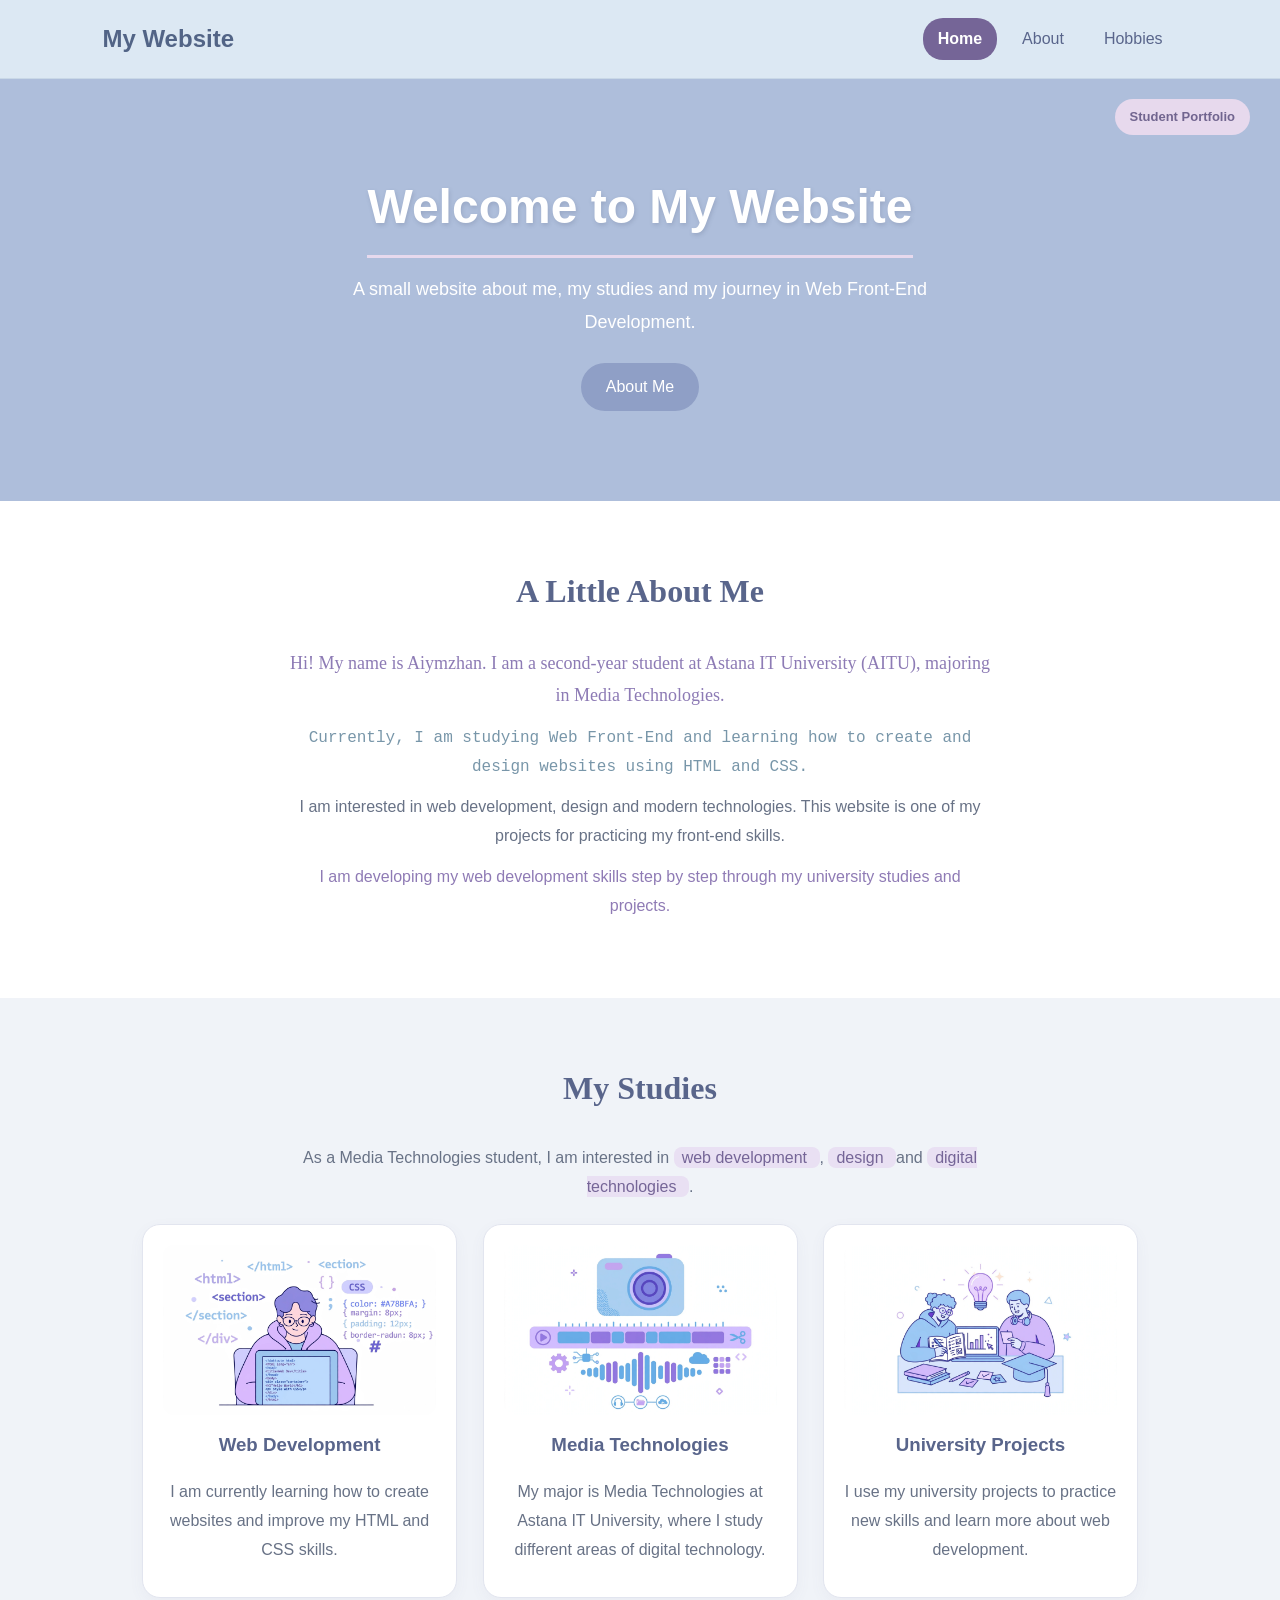
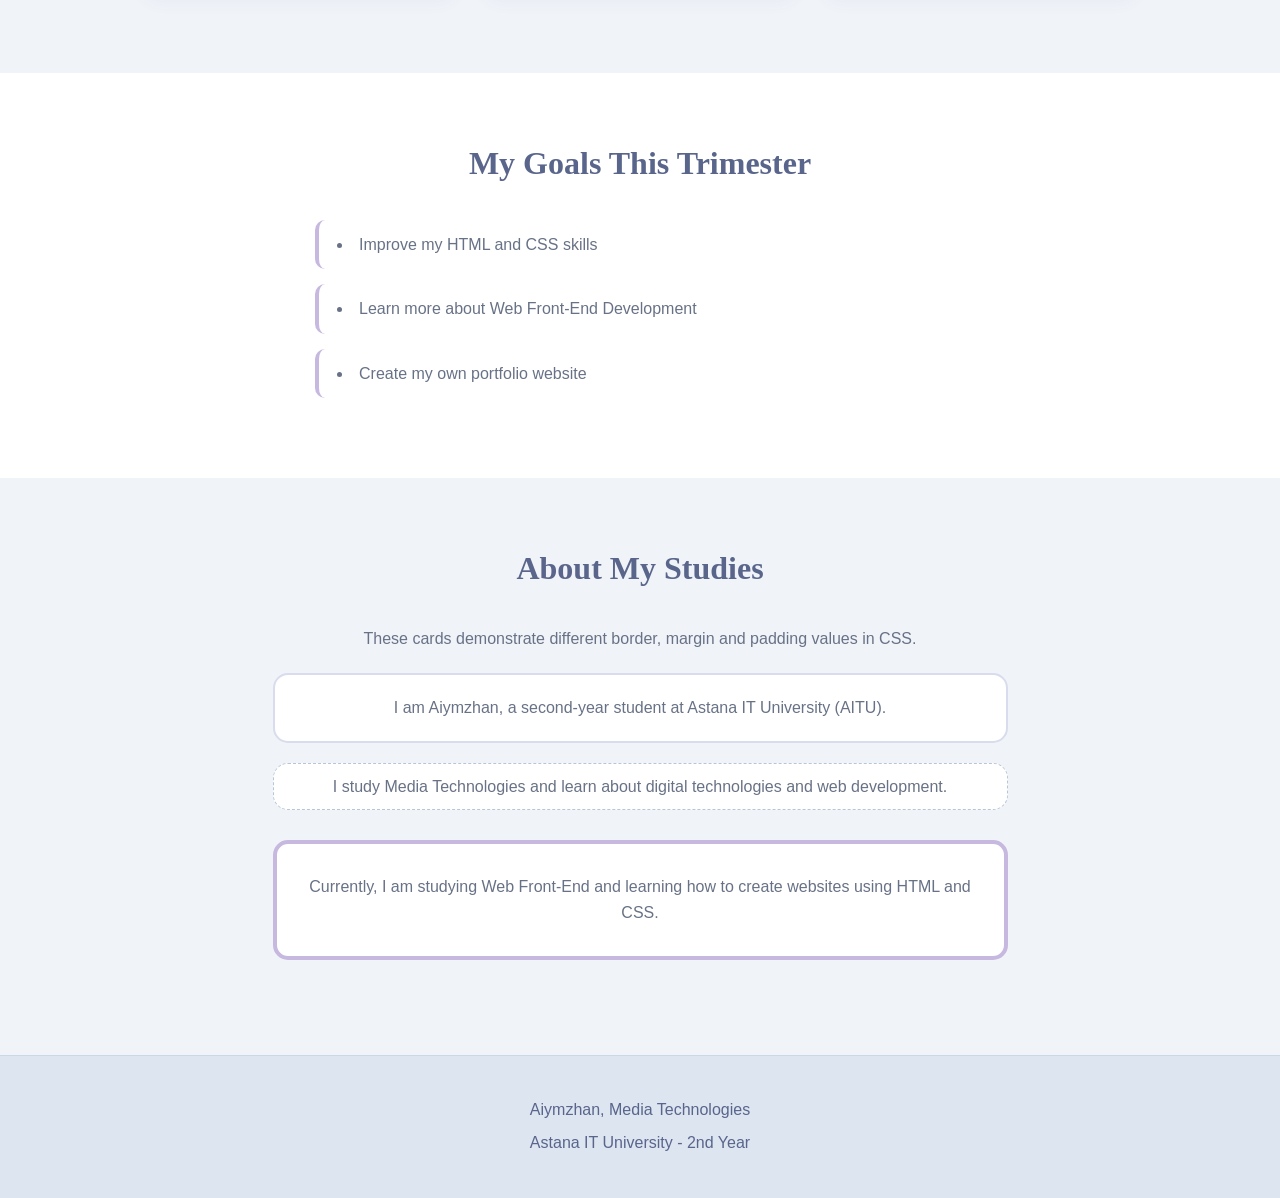
<file: index.html>
<!DOCTYPE html>
<html lang="en">

<head>
    <meta charset="UTF-8">
    <meta name="viewport" content="width=device-width, initial-scale=1.0">

    <title>My Website</title>

    <!-- Task 6: Favicon -->
    <link rel="icon" type="image/png" href="favicon.png">

    <!-- Task 3: External CSS -->
    <link rel="stylesheet" href="style.css">

    <!-- Task 2: Internal CSS -->
    <style>

        body {
            background-color: #f8f7fc;
            color: #465268;
        }

        .band-light {
            background-color: #f0f3f8;
        }

        h2 {
            font-family: Georgia, serif;
            color: #59658b;
        }

        .hero {
            background-color: #aebedb;
            color: white;
        }

        .hero p {
            color: white;
        }

        .button {
            background-color: #8f9fc6;
            color: white;
        }

        .button:hover {
            background-color: #7c8db7;
        }

        .highlight {
            color: #756597;
        }

        .footer {
            background-color: #dce5f0;
            color: #59658b;
        }

    </style>

</head>

<body>

    <!-- Task 7: Header -->

    <div class="header">

        <div class="site-title">
            My Website
        </div>

        <a href="index.html" aria-current="page">Home</a>
        <a href="about.html">About</a>
        <a href="hobbies.html">Hobbies</a>

    </div>


    <!-- Hero Section -->

    <div class="hero">

        <!-- Task 9: Absolute positioning -->

        <div class="hero-badge">
            Student Portfolio
        </div>

        <h1 id="main-heading">
            Welcome to My Website
        </h1>

        <p>
            A small website about me, my studies
            and my journey in Web Front-End Development.
        </p>

        <a class="button" href="about.html">
            About Me
        </a>

    </div>


    <!-- Task 7: Content Section 1 -->

    <div class="band band-white">

        <div class="content">

            <h2>
                A Little About Me
            </h2>

            <!-- Task 4: ID selector -->

            <p id="welcome">

                Hi! My name is Aiymzhan.
                I am a second-year student at
                Astana IT University (AITU),
                majoring in Media Technologies.

            </p>


            <!-- Task 4: Class selector -->

            <p class="note">

                Currently, I am studying Web Front-End
                and learning how to create and design
                websites using HTML and CSS.

            </p>


            <p>

                I am interested in web development,
                design and modern technologies.
                This website is one of my projects
                for practicing my front-end skills.

            </p>


            <!-- Task 1: Inline CSS -->

            <p style="color: #8f7bb5;">

                I am developing my web development
                skills step by step through my
                university studies and projects.

            </p>

        </div>

    </div>


    <!-- Task 7: Content Section 2 -->

    <div class="band band-light">

        <div class="content">

            <h2>
                My Studies
            </h2>


            <!-- Task 5: Class .highlight -->

            <p>

                As a Media Technologies student,
                I am interested in

                <span class="highlight">
                    web development
                </span>,

                <span class="highlight">
                    design
                </span>

                and

                <span class="highlight">
                    digital technologies
                </span>.

            </p>


            <!-- Feature Card 1 -->

            <div class="feature">

                <img src="images/feature1.jpg"
                     alt="Web Development">

                <h3>
                    Web Development
                </h3>

                <p>

                    I am currently learning
                    how to create websites
                    and improve my HTML and
                    CSS skills.

                </p>

            </div>


            <!-- Feature Card 2 -->

            <div class="feature">

                <img src="images/feature2.jpg"
                     alt="Media Technologies">

                <h3>
                    Media Technologies
                </h3>

                <p>

                    My major is Media Technologies
                    at Astana IT University,
                    where I study different areas
                    of digital technology.

                </p>

            </div>


            <!-- Feature Card 3 -->

            <div class="feature">

                <img src="images/feature3.jpg"
                     alt="University Projects">

                <h3>
                    University Projects
                </h3>

                <p>

                    I use my university projects
                    to practice new skills and
                    learn more about web development.

                </p>

            </div>

        </div>

    </div>


    <!-- Task 7: Content Section 3 -->

    <div class="band band-white">
        <div class="content">
            <h2>
                My Goals This Trimester
            </h2>
            <ul>
                <li class="highlight">
                    Improve my HTML and CSS skills
                </li>
                <li>
                    Learn more about Web Front-End Development
                </li>
                <li class="highlight">
                    Create my own portfolio website
                </li>
            </ul>
        </div>
    </div>


    <!-- Task 8: Box Model -->

    <div class="band band-light">
        <div class="content">
            <h2>
                About My Studies
            </h2>
            <p>
                These cards demonstrate
                different border, margin
                and padding values in CSS.
            </p>
            <div class="card">
                I am Aiymzhan, a second-year
                student at Astana IT University (AITU).
            </div>
            <div class="card card-small">
                I study Media Technologies
                and learn about digital
                technologies and web development.
            </div>

            <div class="card card-big">
                Currently, I am studying Web Front-End
                and learning how to create websites
                using HTML and CSS.
            </div>
        </div>
    </div>


    <!-- Footer -->

    <div class="footer">

        <p>
            Aiymzhan, Media Technologies
        </p>

        <p>
            Astana IT University - 2nd Year
        </p>

    </div>

</body>

</html>
</file>
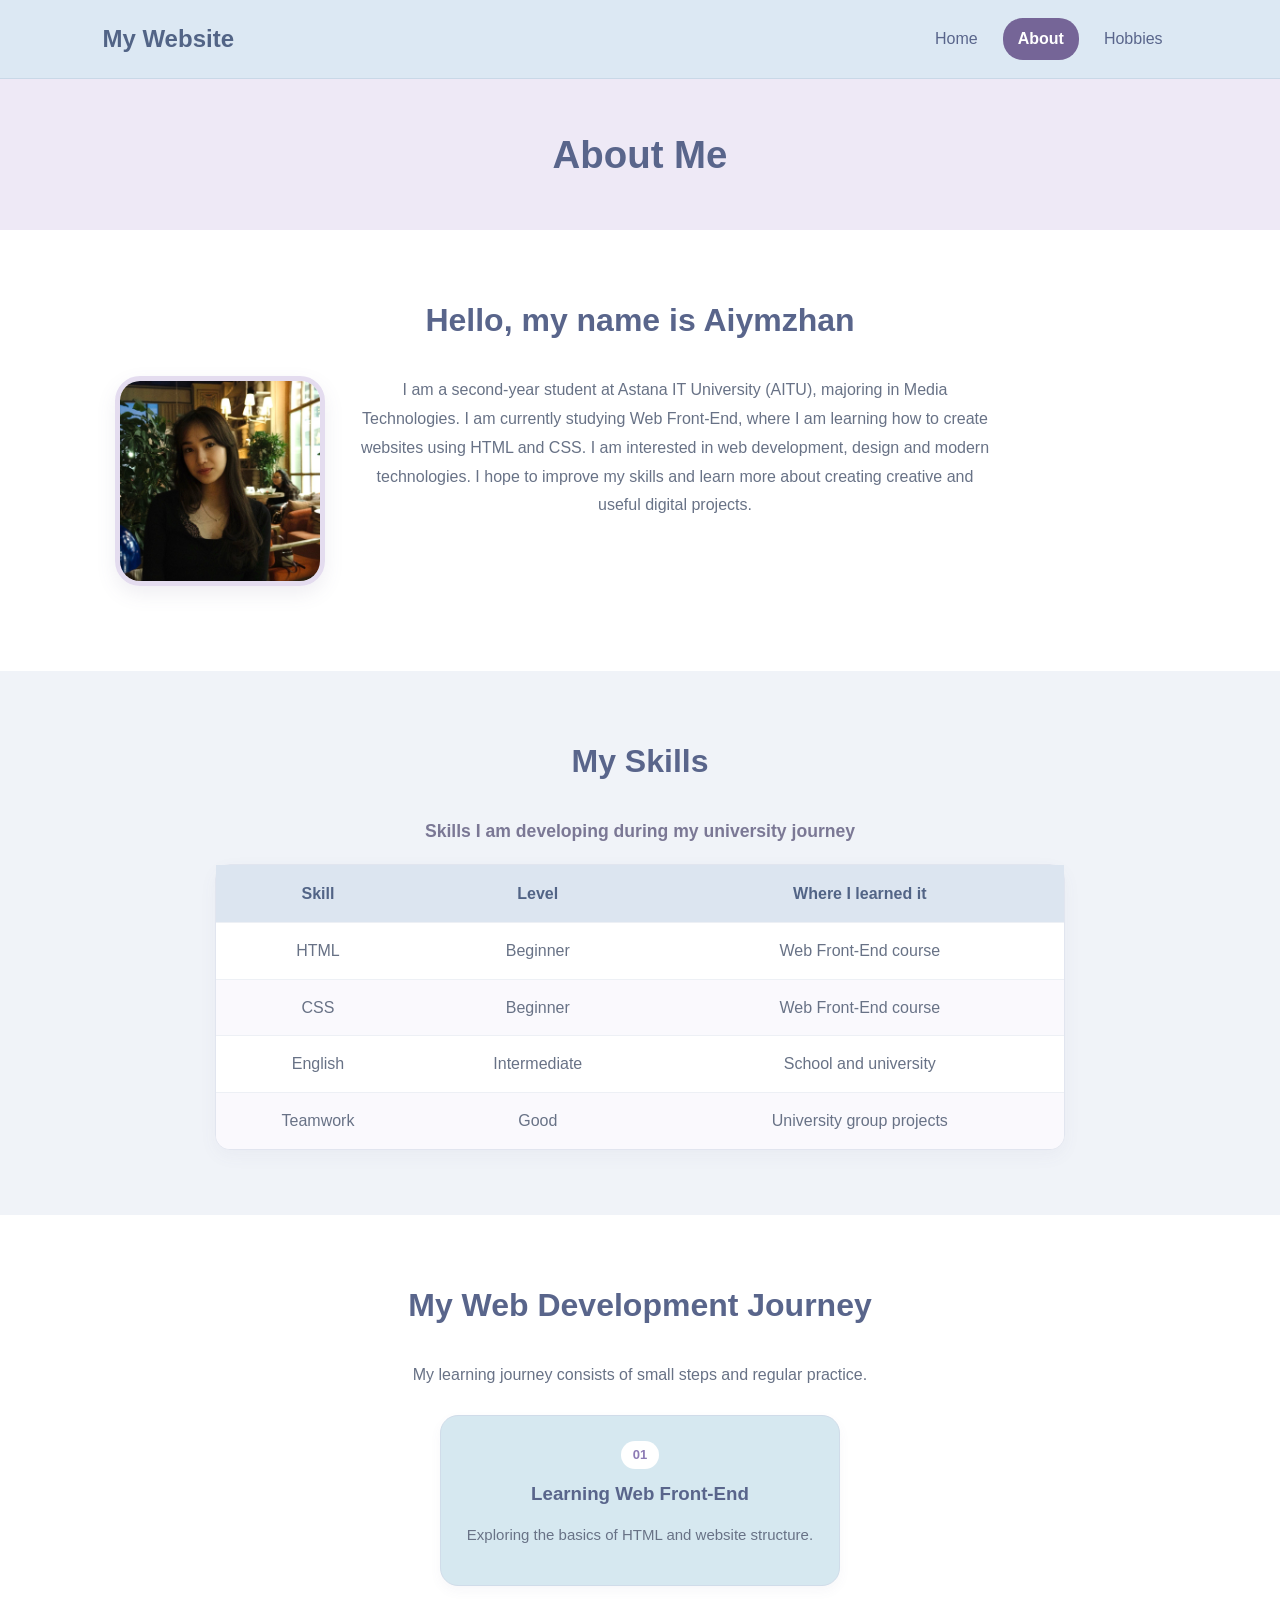
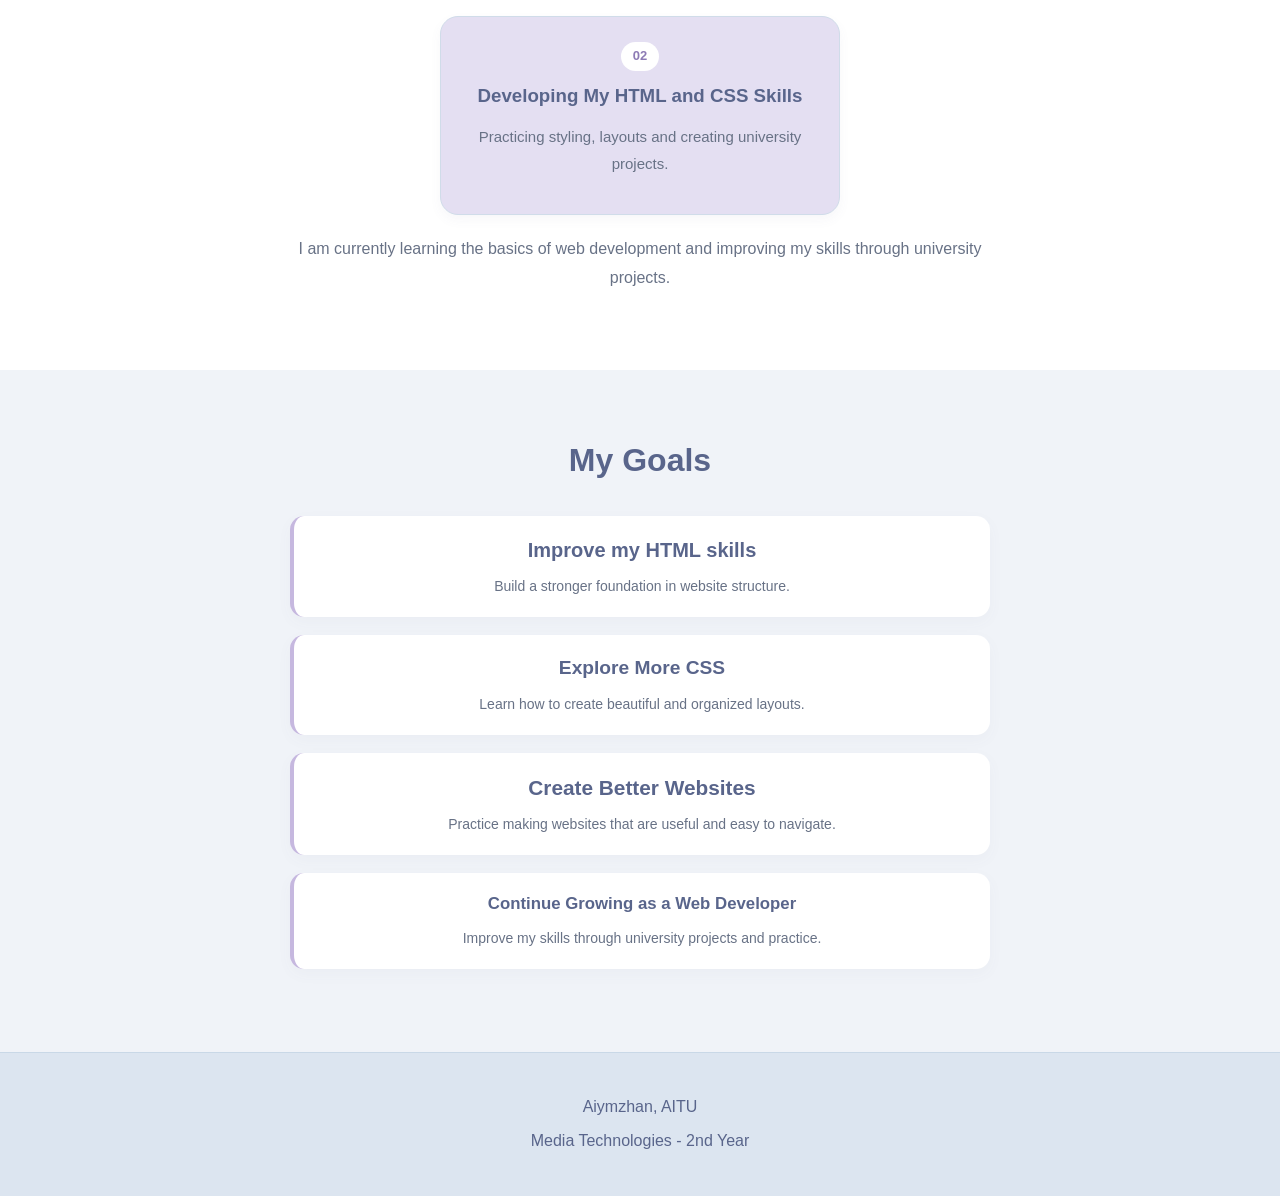
<file: about.html>
<!DOCTYPE html>
<html lang="en">

<head>

    <meta charset="UTF-8">
    <meta name="viewport" content="width=device-width, initial-scale=1.0">

    <title>My Website - About</title>

    <!-- Task 6: Favicon -->

    <link rel="icon" type="image/png" href="favicon.png">

    <!-- Task 3: External CSS -->

    <link rel="stylesheet" href="style.css">

</head>

<body>


    <!-- Task 7: Header -->
    <div class="header">
        <div class="site-title">
            My Website
        </div>
        <a href="index.html">Home</a>
        <a href="about.html" aria-current="page">About</a>
        <a href="hobbies.html">Hobbies</a>
    </div>


    <!-- Page Title -->

    <div class="title-band">

        <h1>
            About Me
        </h1>

    </div>


    <!-- About Section -->

    <div class="band band-white">

        <div class="content">

            <h2>
                Hello, my name is Aiymzhan
            </h2>


            <img class="photo"
                 src="images/photo.jpg"
                 alt="My photo">


            <p>

                I am a second-year student at
                Astana IT University (AITU),
                majoring in Media Technologies.

                I am currently studying Web Front-End,
                where I am learning how to create
                websites using HTML and CSS.

                I am interested in web development,
                design and modern technologies.

                I hope to improve my skills and
                learn more about creating creative
                and useful digital projects.

            </p>

        </div>

    </div>


    <!-- Skills Section -->

    <div class="band band-light">

        <div class="content">

            <h2>
                My Skills
            </h2>


            <table>

                <caption>
                    Skills I am developing
                    during my university journey
                </caption>


                <thead>

                    <tr>

                        <th>
                            Skill
                        </th>

                        <th>
                            Level
                        </th>

                        <th>
                            Where I learned it
                        </th>

                    </tr>

                </thead>


                <tbody>

                    <tr>

                        <td>
                            HTML
                        </td>

                        <td>
                            Beginner
                        </td>

                        <td>
                            Web Front-End course
                        </td>

                    </tr>


                    <tr>

                        <td>
                            CSS
                        </td>

                        <td>
                            Beginner
                        </td>

                        <td>
                            Web Front-End course
                        </td>

                    </tr>


                    <tr>

                        <td>
                            English
                        </td>

                        <td>
                            Intermediate
                        </td>

                        <td>
                            School and university
                        </td>

                    </tr>


                    <tr>

                        <td>
                            Teamwork
                        </td>

                        <td>
                            Good
                        </td>

                        <td>
                            University group projects
                        </td>

                    </tr>

                </tbody>

            </table>

        </div>

    </div>


    <!-- Task 9: Static and Relative Positioning -->

    <div class="band band-white">
        <div class="content">
            <h2>
                My Web Development Journey
            </h2>
            <p>
                My learning journey consists
                of small steps and regular practice.
            </p>
            <div class="pos-box static-box">
                <span class="step-number">
                    01
                </span>
                <h3>
                    Learning Web Front-End
                </h3>
                <p>
                    Exploring the basics of
                    HTML and website structure.
                </p>
            </div>

            <div class="pos-box relative-box">
                <span class="step-number">
                    02
                </span>
                <h3>
                    Developing My HTML and CSS Skills
                </h3>
                <p>
                    Practicing styling, layouts
                    and creating university projects.
                </p>
            </div>
            <p class="journey-text">
                I am currently learning the basics
                of web development and improving
                my skills through university projects.
            </p>
        </div>
    </div>


    <!-- Task 10: Sizing Units -->

    <div class="band band-light">
        <div class="content">
            <h2>
                My Goals
            </h2>
            <div class="goal-item">
                <h3 class="size-px">
                    Improve my HTML skills
                </h3>
                <p>
                    Build a stronger foundation
                    in website structure.
                </p>
            </div>
            <div class="goal-item">
                <h3 class="size-em">
                    Explore More CSS
                </h3>
                <p> Learn how to create
                    beautiful and organized layouts.
                </p>
            </div>
            <div class="goal-item">
                <h3 class="size-rem">
                    Create Better Websites
                </h3>
                <p>
                    Practice making websites
                    that are useful and easy to navigate.
                </p>
            </div>
            <div class="goal-item">

                <h3 class="size-percent">
                    Continue Growing as a Web Developer
                </h3>
                <p>
                    Improve my skills through
                    university projects and practice.
                </p>
            </div>
        </div>
    </div>


    <!-- Footer -->

    <div class="footer">

        <p>
            Aiymzhan, AITU
        </p>

        <p>
            Media Technologies - 2nd Year
        </p>

    </div>


</body>

</html>
</file>
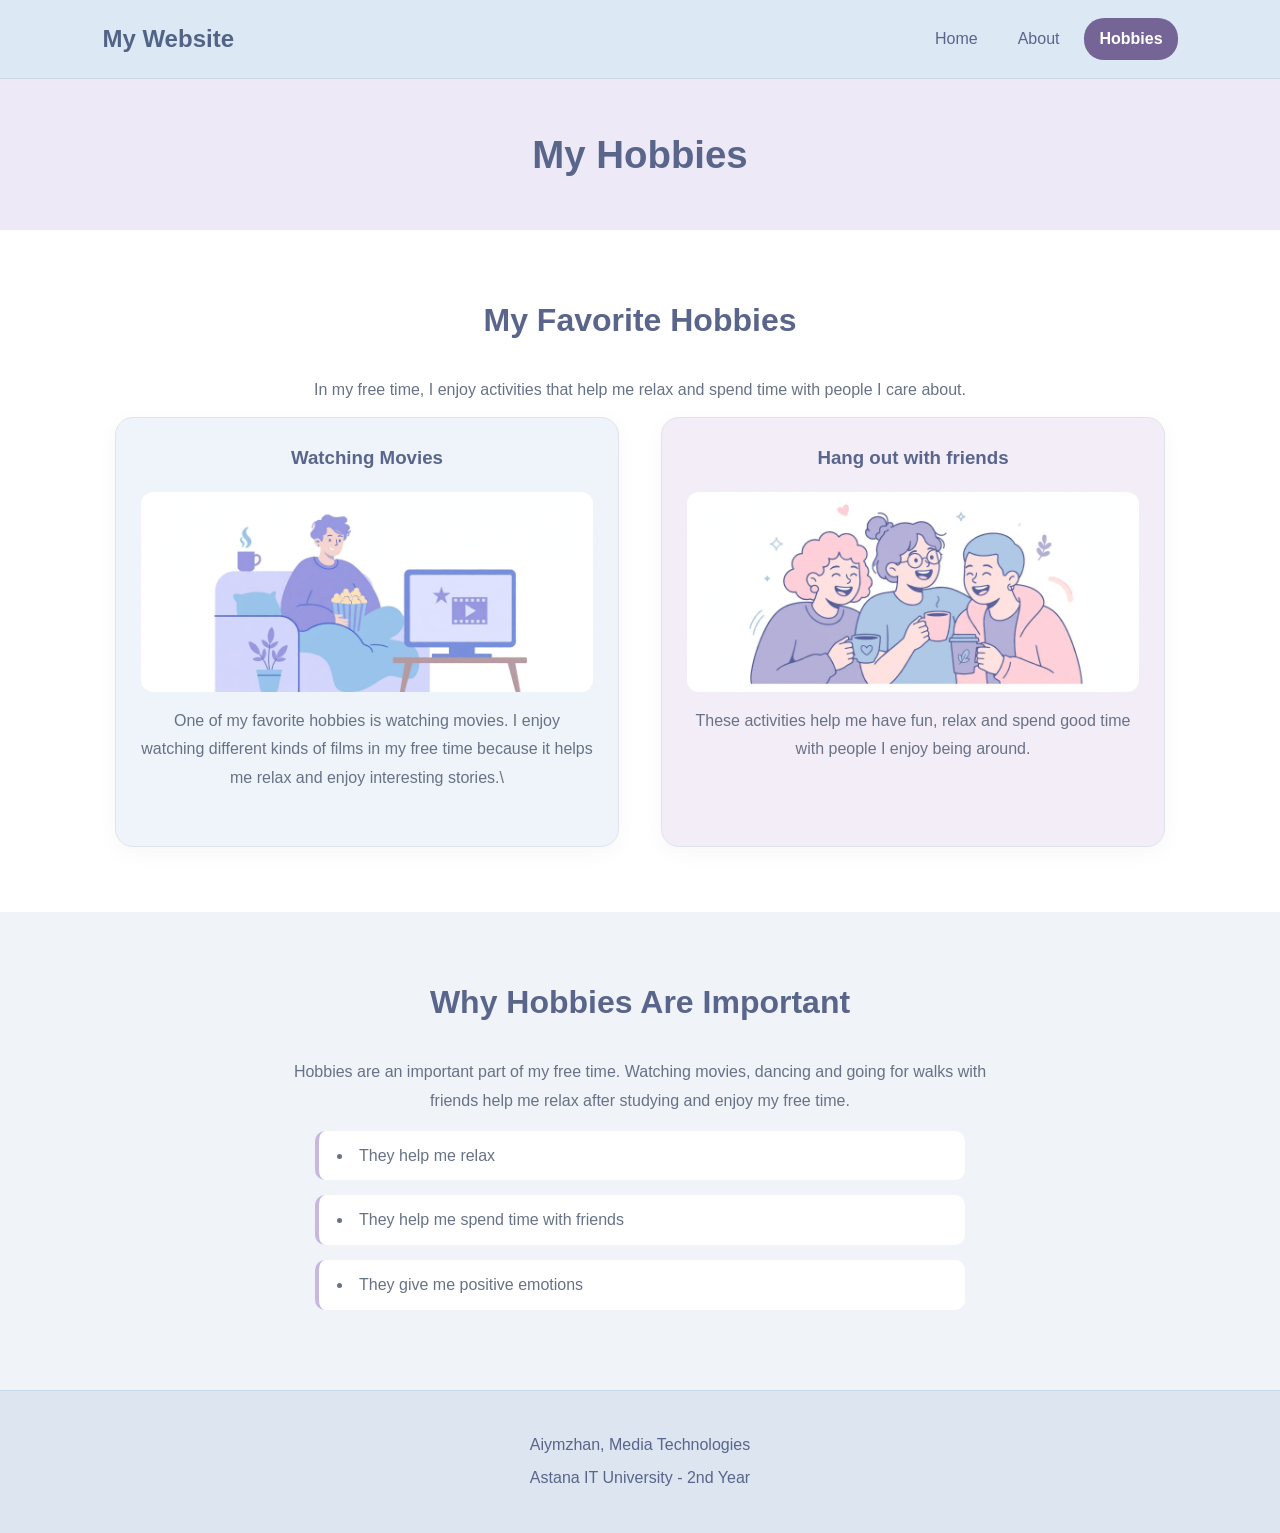
<file: hobbies.html>
<!DOCTYPE html>
<html lang="en">

<head>

    <meta charset="UTF-8">
    <meta name="viewport" content="width=device-width, initial-scale=1.0">

    <title>My Website - Hobbies</title>

    <!-- Task 6: Favicon -->

    <link rel="icon" type="image/png" href="favicon.png">

    <!-- Task 3: External CSS -->

    <link rel="stylesheet" href="style.css">

</head>

<body>


    <!-- Task 7: Header -->

    <div class="header">

        <div class="site-title">
            My Website
        </div>

        <a href="index.html">Home</a>
        <a href="about.html">About</a>
        <a href="hobbies.html" aria-current="page">Hobbies</a>

    </div>


    <!-- Page Title -->

    <div class="title-band">

        <h1>
            My Hobbies
        </h1>

    </div>


    <!-- Task 11: Float and Clear -->

    <div class="band band-white">
        <div class="content">
            <h2>
                My Favorite Hobbies
            </h2>
            <p>
                In my free time, I enjoy activities
                that help me relax and spend time
                with people I care about.
            </p>
            <div class="float-box left-box">
                <h3>
                    Watching Movies
                </h3>
                <img class="hobby-img"
                     src="images/hobby1.jpg"
                     alt="Watching movies">
                <p>
                    One of my favorite hobbies
                    is watching movies.

                    I enjoy watching different
                    kinds of films in my free time
                    because it helps me relax
                    and enjoy interesting stories.\
                </p>
            </div>
            <div class="float-box right-box">
                <h3>
                    Hang out with friends 
                </h3>
                <img class="hobby-img"
                     src="images/hobby2.jpg"
                     alt="Hang out with friends">
                <p>
                    These activities help me
                    have fun, relax and spend
                    good time with people
                    I enjoy being around.
                </p>
            </div>


            <!-- Task 11: Clear -->

            <div class="clear-both"></div>

        </div>

    </div>


    <!-- Why Hobbies Are Important -->

    <div class="band band-light">

        <div class="content">

            <h2>
                Why Hobbies Are Important
            </h2>


            <p>

                Hobbies are an important part
                of my free time.

                Watching movies, dancing and
                going for walks with friends
                help me relax after studying
                and enjoy my free time.

            </p>


            <ul>

                <li class="highlight">
                    They help me relax
                </li>

                <li>
                    They help me spend time with friends
                </li>

                <li class="highlight">
                    They give me positive emotions
                </li>

            </ul>

        </div>

    </div>


    <!-- Footer -->

    <div class="footer">

        <p>
            Aiymzhan, Media Technologies
        </p>

        <p>
            Astana IT University - 2nd Year
        </p>

    </div>


</body>

</html>
</file>
<file: style.css>
* {
    box-sizing: border-box;
}

html {
    scroll-behavior: smooth;
}

body {

    margin: 0;
    padding: 0;

    font-family: "Segoe UI", Arial, sans-serif;

    background-color: #f8f7fc;

    color: #465268;

    line-height: 1.6;

}


/* ========================================
   ELEMENT SELECTORS - TASK 4
   SIZING UNITS - TASK 10
======================================== */

h1,h2,h3 {margin-top: 0;}

h1 { font-size: 2rem;}

h2 {font-size: 1.5em;
color: #59658b;}

p {font-size: 16px;
    color: #687286;
    line-height: 1.8;}

a {color: #59658b;}

ul {padding: 0;
    list-style-position: inside;}


/* ========================================
   HEADER - TASK 7
======================================== */

.header {

    display: flex;

    align-items: center;

    gap: 10px;

    padding: 18px 8%;

    background-color: #dce8f3;

    border-bottom: 1px solid #c9d8e7;

}

.site-title {

    margin-right: auto;

    color: #526486;

    font-size: 1.5rem;

    font-weight: 700;

}

.header a {

    padding: 8px 15px;

    color: #59658b;

    text-decoration: none;

    font-size: 16px;

    font-weight: 500;

    border-radius: 20px;

    transition: 0.3s;

}

.header a:hover {

    background-color: #ffffff;

    color: #8d7bb5;

}

.header a[aria-current="page"] {

    background-color: #756597;

    color: #ffffff;

    font-weight: 700;

}

.header a[aria-current="page"]:hover {

    background-color: #665685;

    color: #ffffff;

}


/* ========================================
   HERO SECTION
======================================== */

.hero {

    position: relative;

    padding: 90px 20px;

    text-align: center;

    background-color: #aebedb;

    color: #ffffff;

}

#main-heading {

    display: inline-block;

    margin-bottom: 15px;

    color: #ffffff;

    font-size: 3rem;

    text-shadow: 1px 2px 4px rgba(70, 80, 110, 0.2);

    border-bottom: 3px solid #e7d9ed;

    padding-bottom: 10px;

}

.hero p {

    max-width: 650px;

    margin: 0 auto 25px;

    color: #ffffff;

    font-size: 18px;

}


/* ========================================
   ABSOLUTE POSITIONING - TASK 9
======================================== */

.hero-badge {

    position: absolute;

    top: 20px;

    right: 30px;

    padding: 8px 15px;

    background-color: #e7d9ed;

    color: #71658f;

    font-size: 13px;

    font-weight: 600;

    border-radius: 20px;

}


/* ========================================
   BUTTON
======================================== */

.button {

    display: inline-block;

    padding: 11px 25px;

    background-color: #8f9fc6;

    color: #ffffff;

    text-decoration: none;

    border-radius: 25px;

    transition: 0.3s;

}

.button:hover {

    background-color: #7c8db7;

}


/* ========================================
   TITLE BAND
======================================== */

.title-band {

    padding: 45px 20px;

    text-align: center;

    background-color: #eee9f6;

}

.title-band h1 {

    margin: 0;

    color: #59658b;

    font-size: 2.4rem;

}


/* ========================================
   SECTIONS
======================================== */

.band {

    padding: 65px 20px;

    text-align: center;

}

.band-white {

    background-color: #ffffff;

}

.band-light {

    background-color: #f0f3f8;

}

.content {

    width: 85%;

    max-width: 1050px;

    margin: 0 auto;

}

.content h2 {

    margin-bottom: 30px;

    font-size: 2rem;

    color: #59658b;

}

.content p {

    max-width: 700px;

    margin: 12px auto;

}


/* ========================================
   ABOUT SECTION
   FLOAT AND CLEAR
======================================== */

.photo {

    float: left;

    width: 210px;

    height: 210px;

    margin: 0 35px 20px 0;

    object-fit: cover;

    border: 5px solid #e4dcef;

    border-radius: 25px;

    box-shadow: 0 8px 20px rgba(100, 90, 130, 0.1);

}

#welcome {

    color: #8d7bb5;

    font-family: Georgia, serif;

    font-size: 18px;

}

.note {

    color: #7896a9;

    font-family: "Courier New", monospace;

}


/* Clear after floated photo */

.band-white .content::after {

    content: "";

    display: block;

    clear: both;

}


/* ========================================
   HIGHLIGHT
======================================== */

.highlight {

    padding: 2px 8px;

    background-color: #e9e0f3;

    color: #756597;

    border-radius: 8px;

}

/* ========================================
   FEATURE CARDS
======================================== */

.feature {

    display: inline-block;

    width: 30%;

    margin: 1%;

    padding: 20px;

    vertical-align: top;

    background-color: #ffffff;

    border: 1px solid #e2e5ef;

    border-radius: 18px;

    box-shadow: 0 5px 15px rgba(90, 100, 130, 0.05);

    transition: 0.3s;

}

.feature:hover {

    transform: translateY(-4px);

    border-color: #c6b8df;

}

.feature img {

    display: block;

    width: 100%;

    height: 170px;

    object-fit: cover;

    margin-bottom: 15px;

    border-radius: 12px;

}

.feature h3 {

    color: #59658b;

}


/* ========================================
   GOALS LIST
======================================== */

.content ul {

    max-width: 650px;

    margin: 0 auto;

    text-align: left;

}

.content li {

    display: list-item;

    margin: 15px 0;

    padding: 12px 18px;

    background-color: #ffffff;

    border-left: 4px solid #c6b8df;

    border-radius: 10px;

    color: #687286;

}


/* ========================================
   BOX MODEL - TASK 8
======================================== */

.card {

    width: 70%;

    margin: 20px auto;

    padding: 20px;

    background-color: #ffffff;

    border: 2px solid #d8dcec;

    border-radius: 15px;

    color: #687286;

}

.card-small {

    margin: 10px auto;

    padding: 10px;

    border: 1px dashed #b7c5d8;

}

.card-big {

    margin: 30px auto;

    padding: 30px;

    border: 4px solid #c6b8df;

}


/* ========================================
   TABLE
======================================== */

table {

    width: 100%;

    max-width: 850px;

    margin: 0 auto;

    border-collapse: separate;

    border-spacing: 0;

    overflow: hidden;

    background-color: #ffffff;

    border: 1px solid #e1e5ef;

    border-radius: 15px;

    box-shadow: 0 6px 18px rgba(90, 100, 130, 0.05);

}

caption {

    margin-bottom: 18px;

    color: #7b7895;

    font-size: 1.1em;

    font-weight: 600;

}

th {

    padding: 16px;

    background-color: #dce5f0;

    color: #526486;

    font-weight: 600;

}

td {

    padding: 15px;

    border-top: 1px solid #edf0f5;

    color: #687286;

}

tbody tr:nth-child(even) {

    background-color: #faf9fd;

}

tbody tr:hover {

    background-color: #f0eafa;

}


/* ========================================
   POSITIONING - TASK 9
======================================== */

.pos-box {

    width: 400px;

    max-width: 100%;

    min-height: 170px;

    margin: 25px auto;

    padding: 25px;

    border: 1px solid #d0dce9;

    border-radius: 18px;

    text-align: center;

    box-shadow: 0 5px 12px rgba(100, 90, 130, 0.05);

}

.pos-box h3 {

    margin: 10px 0;

    color: #59658b;

}

.pos-box p {

    font-size: 15px;

}

.step-number {

    display: inline-block;

    padding: 4px 12px;

    background-color: #ffffff;

    color: #8d7bb5;

    font-size: 13px;

    font-weight: 700;

    border-radius: 15px;

}


/* Static */

.static-box {

    position: static;

    background-color: #d6e8f0;

    color: #526f82;

}


/* Relative */

.relative-box {

    position: relative;

    top: 5px;

    background-color: #e4dff2;

    color: #756597;

}

.journey-text {

    clear: both;

}


/* ========================================
   SIZING UNITS - TASK 10
======================================== */


/* px */

.size-px {

    font-size: 20px;

}


/* em */

.size-em {

    font-size: 1.2em;

}


/* rem */

.size-rem {

    font-size: 1.3rem;

}


/* % */

.size-percent {

    font-size: 105%;

}


/* Goal Cards */

.goal-item {

    max-width: 700px;

    margin: 18px auto;

    padding: 18px 25px;

    background-color: #ffffff;

    border-left: 4px solid #c6b8df;

    border-radius: 14px;

    box-shadow: 0 5px 15px rgba(90, 100, 130, 0.04);

}

.goal-item h3 {

    margin-bottom: 8px;

    color: #59658b;

}

.goal-item p {

    margin: 0 auto;

    font-size: 14px;

}


/* ========================================
   HOBBIES: FLOAT AND CLEAR - TASK 11
======================================== */

.float-box {

    width: 48%;

    min-height: 430px;

    padding: 25px;

    border: 1px solid #e0e3ee;

    border-radius: 18px;

    text-align: center;

    background-color: #ffffff;

    box-shadow: 0 6px 18px rgba(90, 100, 130, 0.05);

}

.left-box {

    float: left;

    background-color: #eef4fa;

}

.right-box {

    float: right;

    background-color: #f3edf8;

}

.hobby-img {

    display: block;

    width: 100%;

    height: 200px;

    object-fit: cover;

    margin-bottom: 15px;

    border-radius: 12px;

}

.float-box h3 {

    color: #59658b;

}

.clear-both {

    clear: both;

}


/* ========================================
   FOOTER
======================================== */

.footer {

    padding: 35px 20px;

    text-align: center;

    background-color: #dce5f0;

    border-top: 1px solid #c9d8e7;

}

.footer p {

    margin: 5px;

    color: #59658b;

}


/* ========================================
   RESPONSIVE DESIGN
======================================== */

@media (max-width: 700px) {


    .header {

        flex-direction: column;

        gap: 8px;

    }


    .site-title {

        margin-right: 0;

    }


    .hero {

        padding: 70px 20px;

    }


    #main-heading {

        font-size: 2rem;

    }


    .hero-badge {

        position: static;

        display: inline-block;

        margin-bottom: 20px;

    }


    .photo {

        float: none;

        display: block;

        margin: 0 auto 25px;

    }


    .feature {

        display: block;

        width: 100%;

        margin: 20px 0;

    }


    .card {

        width: 100%;

    }


    .float-box {

        float: none;

        width: 100%;

        min-height: auto;

        margin-bottom: 25px;

    }


    .content {

        width: 100%;

    }


    .pos-box {

        width: 100%;

    }


    .goal-item {

        padding: 15px;

    }


    table {

        font-size: 13px;

    }
    th,
    td {
        padding: 10px 6px;
    }

}
</file>
